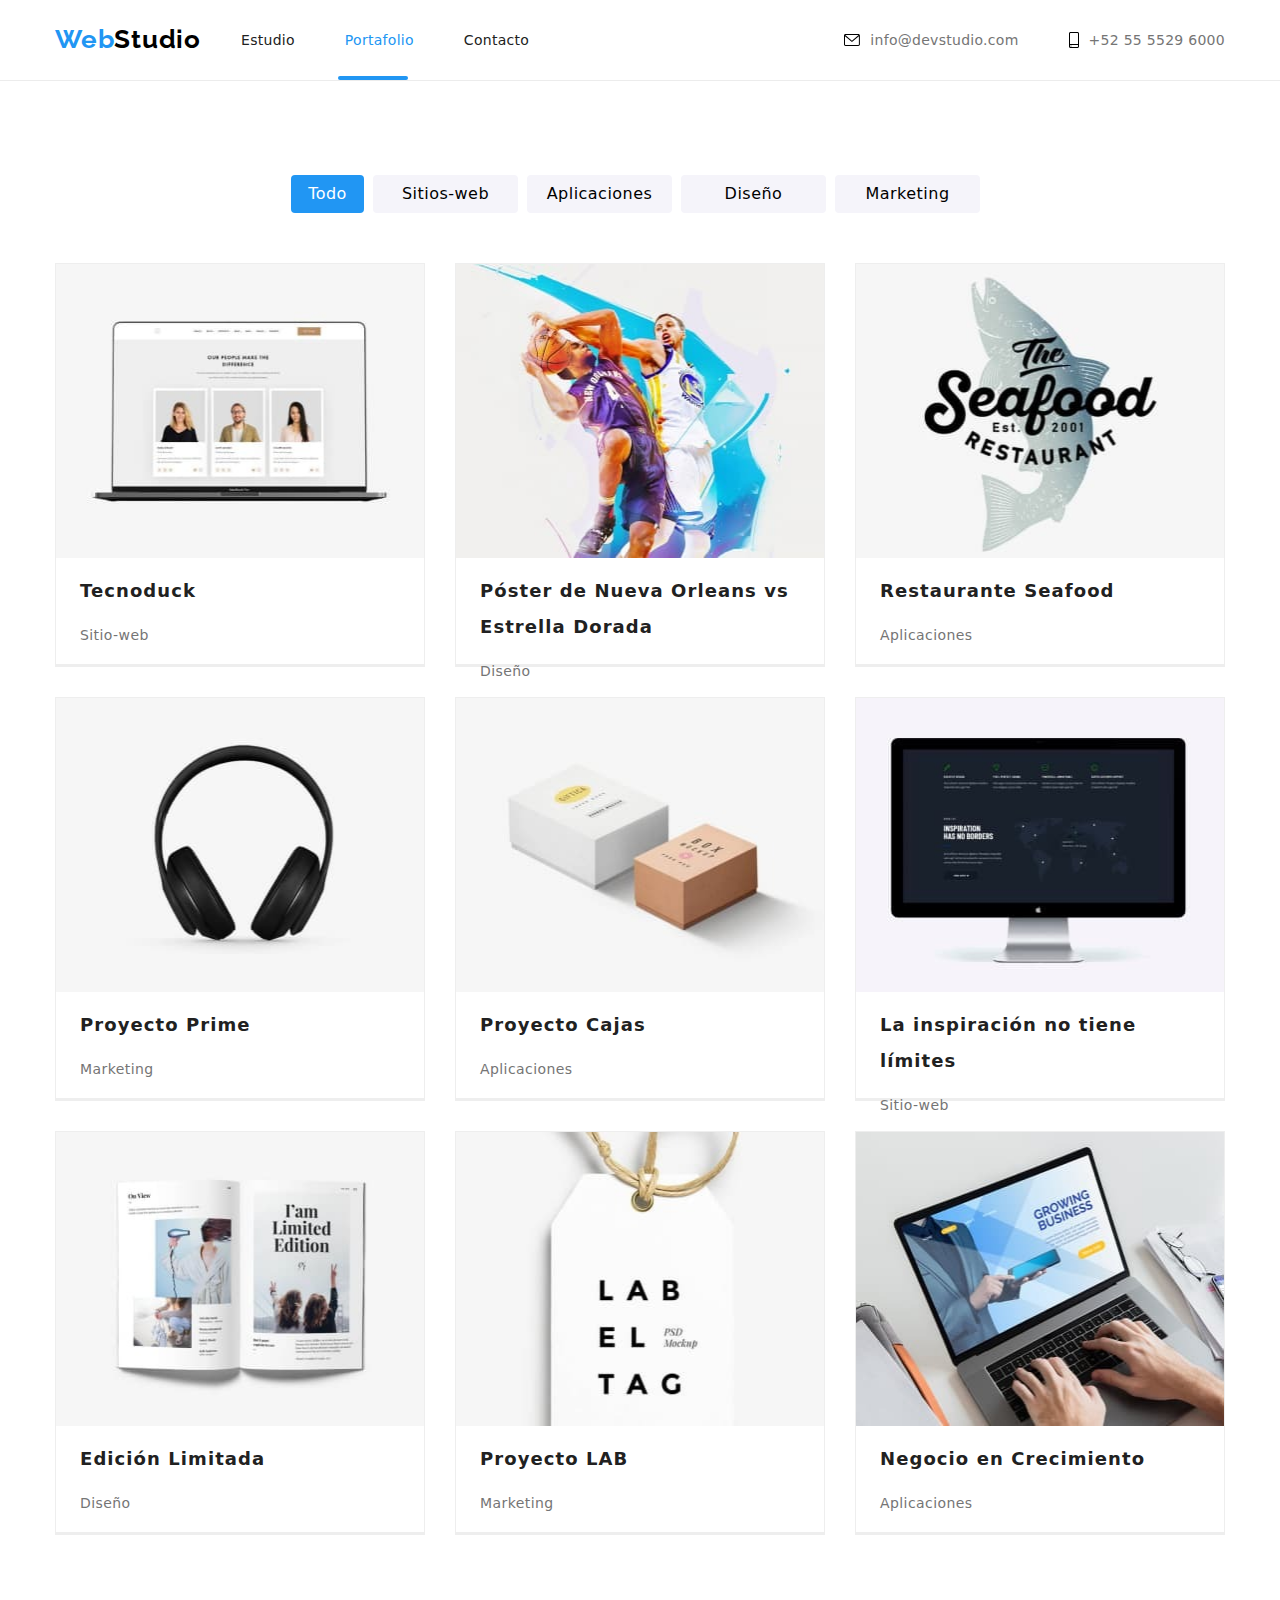
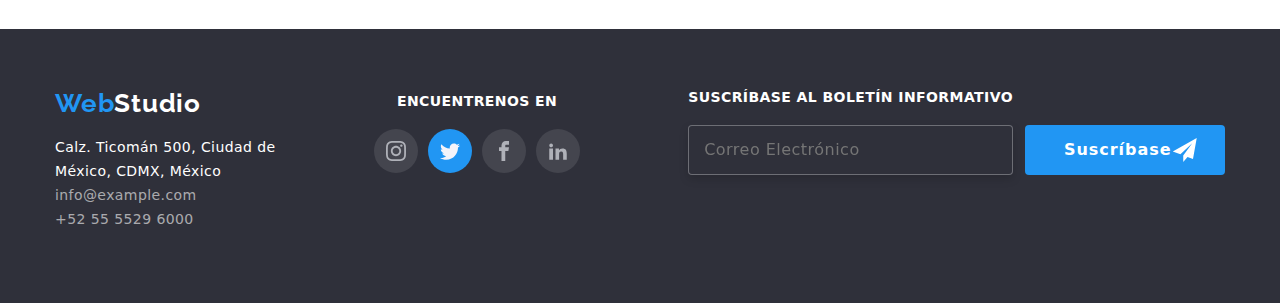
<file: portfolio.html>
<!DOCTYPE html>
<html lang="en">

<head>
    <meta charset="UTF-8">
    <meta http-equiv="X-UA-Compatible" content="IE=edge">
    <meta name="viewport" content="width=device-width, initial-scale=1.0">
    <title>Portafolio</title>
    <link rel="stylesheet" href="./css/main.min.css">
    <link rel="stylesheet" href="./css/modern-normalize.css">
    <link rel="preconnect" href="https://fonts.googleapis.com">
    <link rel="preconnect" href="https://fonts.gstatic.com" crossorigin>
    <link
        href="https://fonts.googleapis.com/css2?family=Raleway:wght@700&family=Roboto:wght@400;500;700;900&display=swap"
        rel="stylesheet">
</head>

<body>
    <header>
        <div class="container">
            <section class="cabezera">
                <nav class="nav">
                    <a class="nav__link-web" href="http://webstudio.com.bo/" target="_blank"
                        title="Ir a pagina">Web<span class="nav__logo">Studio</span></a>
                    <!-- La navegación а otros sitios -->
                    <ul class="link-nav card__portafolio">
                        <li><a href="./index.html">Estudio</a></li>
                        <li class="link-nav__current"><a href="./portfolio.html">Portafolio</a></li>
                        <li><a href="#">Contacto</a></li>
                    </ul>

                    <!-- target="_blank" Este atribito o etiqueta no regideriona a otra pagina cuando hacemos click sobre algun tipo en especifico del texto -->
                    <!-- title="" Nos pone una descripción cuando pones el cursor sobre algun texto o algo en especifico -->
                </nav>

                <ul class="contact">
                    <li>
                        <a class="contact__email1" href="mailto:info@devstudio.com">
                            <svg class="contact__icons-header1" width="16" height="12">
                                <use href="./images/icons.svg#icon-mail"></use>
                            </svg>info@devstudio.com</a>
                    </li>
                    <li><a class="contact__number" href="tel:+525555296000">
                            <svg class="contact__icons-header2" width="10" height="16">
                                <use href="./images/icons.svg#icon-telfono-inteligente"></use>
                            </svg>+52 55 5529 6000</a>
                    </li>
                </ul>
            </section>
        </div>
    </header>

    <main>
        <!-- Contenedor del portafolio -->
        <div class="container section">
            <!-- Contenedor de bonotes -->
            <ul class="button-container">
                <li class="cont-boton">
                    <button class="button-container__button1" type="button">Todo</button>
                </li>
                <li class="cont-boton">
                    <button class="button-container__button" type="button">Sitios-web</button>
                </li>
                <li class="cont-boton">
                    <button class="button-container__button" type="button">Aplicaciones</button>
                </li>
                <li class="cont-boton">
                    <button class="button-container__button" type="button">Diseño</button>
                </li>
                <li class="cont-boton">
                    <button class="button-container__button" type="button">Marketing</button>
                </li>
            </ul>

            <!-- Contenedor de imagenes -->

            <ul class="image-portfolio">
                <li class="image-portfolio__portfolio-images">
                    <a href="#" class="image-portfolio__link">
                        <img class="image-portfolio__image" src="./images/img_portafolio1.jpg" alt="Plano 1"
                            width="370">
                        <p class="image-portfolio__tex">Tecnoduck es una plataforma de distribución de coronavirus de
                            última generación.
                            Las compañías usan esta plataforma para
                            el espionaje digital y los ataques a los servidores seguros de la competencia.
                        </p>
                    </a>
                    <h2 class="image-portfolio__title">Tecnoduck</h2>
                    <p class="image-portfolio__text">Sitio-web</p>
                </li>
                <li class="image-portfolio__portfolio-images">
                    <a href="#" class="image-portfolio__link">
                        <img class="image-portfolio__image" src="./images/img_portafolio2.jpg" alt="Plano 2"
                            width="370">
                        <p class="image-portfolio__tex">Lorem ipsum dolor sit amet, consectetur adipisicing elit. Nam
                            earum quibusdam possimus sit eligendi maiores labore tenetur, molestiae voluptatum
                            dignissimos.</p>
                    </a>
                    <h2 class="image-portfolio__title">Póster de Nueva Orleans vs Estrella Dorada</h2>
                    <p class="image-portfolio__text">Diseño</p>
                </li>
                <li class="image-portfolio__portfolio-images1">
                    <a href="#" class="image-portfolio__link">
                        <img class="image-portfolio__image" src="./images/img_portafolio3.jpg" alt="Plano 3"
                            width="370">
                        <p class="image-portfolio__tex">Lorem ipsum dolor sit amet, consectetur adipisicing elit. Iure
                            culpa ut dolores ipsum minima excepturi, sunt optio aperiam velit incidunt.</p>
                    </a>
                    <h2 class="image-portfolio__title">Restaurante Seafood</h2>
                    <p class="image-portfolio__text">Aplicaciones</p>
                </li>
                <li class="image-portfolio__portfolio-images">
                    <a href="#" class="image-portfolio__link">
                        <img class="image-portfolio__image" src="./images/img_portafolio4.jpg" alt="Plano 4"
                            width="370">
                        <p class="image-portfolio__tex">Lorem ipsum dolor sit amet consectetur adipisicing elit. Impedit
                            animi reprehenderit iure, iusto voluptatum facere quibusdam aspernatur tempora
                            consectetur</p>
                    </a>
                    <h2 class="image-portfolio__title">Proyecto Prime</h2>
                    <p class="image-portfolio__text">Marketing</p>
                </li>
                <li class="image-portfolio__portfolio-images">
                    <a href="#" class="image-portfolio__link">
                        <img class="image-portfolio__image" src="./images/img_portafolio5.jpg" alt="Plano 5"
                            width="370">
                        <p class="image-portfolio__tex">Tecnoduck es una plataforma de distribución de coronavirus de
                            última generación.
                            Las compañías usan esta plataforma para
                            el espionaje digital y los ataques a los servidores seguros de la competencia.
                        </p>
                    </a>
                    <h2 class="image-portfolio__title">Proyecto Cajas</h2>
                    <p class="image-portfolio__text">Aplicaciones</p>
                </li>
                <li class="image-portfolio__portfolio-images1">
                    <a href="#" class="image-portfolio__link">
                        <img class="image-portfolio__image" src="./images/img_portafolio6.jpg" alt="Plano 6"
                            width="370">
                        <p class="image-portfolio__tex">Tecnoduck es una plataforma de distribución de coronavirus de
                            última generación.
                            Las compañías usan esta plataforma para
                            el espionaje digital y los ataques a los servidores seguros de la competencia.
                        </p>
                    </a>
                    <h2 class="image-portfolio__title">La inspiración no tiene límites</h2>
                    <p class="image-portfolio__text">Sitio-web</p>
                </li>
                <li class="image-portfolio__portfolio-images2">
                    <a href="#" class="image-portfolio__link">
                        <img class="image-portfolio__image" src="./images/img_portafolio7.jpg" alt="Plano 7"
                            width="370">
                        <p class="image-portfolio__tex">Tecnoduck es una plataforma de distribución de coronavirus de
                            última generación.
                            Las compañías usan esta plataforma para
                            el espionaje digital y los ataques a los servidores seguros de la competencia.
                        </p>
                    </a>
                    <h2 class="image-portfolio__title">Edición Limitada</h2>
                    <p class="image-portfolio__text">Diseño</p>
                </li>
                <li class="image-portfolio__portfolio-images2">
                    <a href="#" class="image-portfolio__link">
                        <img class="image-portfolio__image" src="./images/img_portafolio8.jpg" alt="Plano 8"
                            width="370">
                        <p class="image-portfolio__tex">Tecnoduck es una plataforma de distribución de coronavirus de
                            última generación.
                            Las compañías usan esta plataforma para
                            el espionaje digital y los ataques a los servidores seguros de la competencia.
                        </p>
                    </a>
                    <h2 class="image-portfolio__title">Proyecto LAB</h2>
                    <p class="image-portfolio__text">Marketing</p>
                </li>
                <li class="image-portfolio__portfolio-images3">
                    <a href="#" class="image-portfolio__link">
                        <img class="image-portfolio__image" src="./images/img_portafolio9.jpg" alt="Plano 9"
                            width="370">
                        <p class="image-portfolio__tex">Tecnoduck es una plataforma de distribución de coronavirus de
                            última generación.
                            Las compañías usan esta plataforma para
                            el espionaje digital y los ataques a los servidores seguros de la competencia.
                        </p>
                    </a>
                    <h2 class="image-portfolio__title">Negocio en Crecimiento</h2>
                    <p class="image-portfolio__text">Aplicaciones</p>
                </li>
            </ul>
        </div>
    </main>

    <footer>
        <div class="container container-footer">
            <section class="cont-footer">
                <a class="cont-footer__logo-footer" href="https://taupe-melba-f719b1.netlify.app/" target="_blank"
                    title="Ir a pagina">Web<span class="cont-footer__logo">Studio</span></a>
                <address>
                    <ul class="link-footer">
                        <li><a class="link-footer__map" href="https://goo.gl/maps/KDuvCetYGWwRNp6s5" target="_blank"
                                title="Ir a mapa">Calz.
                                Ticomán 500, Ciudad de México, CDMX, México</a></li>
                        <li><a class="link-footer__contact" href="mailto:info@example.com"
                                title="Enviar Correo">info@example.com</a>
                        </li>
                        <li><a class="link-footer__contact" href="tel:+525555296000">+52 55 5529 6000</a></li>
                    </ul>
                </address>
            </section>
            <div class="footer-redes">
                <h3 class="footer-redes__title">ENCUENTRENOS EN</h3>
                <div class="redes-footer">
                    <a class="redes-footer__icons" href="">
                        <svg class="redes-footer__redes" widht="20" heigh="20">
                            <use href="./images/icons.svg#icon-instagram"></use>
                        </svg>
                    </a>
                    <a class="redes-footer__icons1" href="">
                        <svg class="redes-footer__redes" widht="20" height="20">
                            <use href="./images/icons.svg#icon-twitter"></use>
                        </svg>
                    </a>
                    <a class="redes-footer__icons" href="">
                        <svg class="redes-footer__redes" widht="20" height="20">
                            <use href="./images/icons.svg#icon-facebook"></use>
                        </svg>
                    </a>
                    <a class="redes-footer__icons2" href="">
                        <svg class="redes-footer__redes" widht="20" height="20">
                            <use href="./images/icons.svg#icon-linkedin"></use>
                        </svg>
                    </a>
                </div>
            </div>
            <form class="form-footer" name="suscripcion" autocomplete="off" novalidate>
                <div class="form-subscribe">
                    <label class="form-subscribe__text" for="correo"> SUSCRÍBASE AL BOLETÍN INFORMATIVO</label>
                    <input class="form-subscribe__input" type="correo" name="correo" id="correo"
                        placeholder="Correo Electrónico">
                </div>
                <button class="for-button" type="submit">Suscríbase
                    <svg class="icon-enviar" widht="24" height="24">
                        <use href="./images/icons.svg#icon-enviar-cono"></use>
                    </svg>
                </button>
            </form>
        </div>
    </footer>
</body>

</html>
</file>
<file: css/main.min.css>
body {
  font-family: "Roboto", "Arial", sans-serif;
  background: #ffffff;
  margin: 0%;
}

.container {
  width: 1200px;
  margin-left: 15px;
  margin-right: 15px;
  margin: auto;
}

.section {
  margin: auto;
  padding-bottom: 94px;
  padding-top: 94px;
}

.client-title {
  width: 328px;
  margin: auto;
  padding-bottom: 50px;
  font-style: normal;
  font-weight: 700;
  font-size: 36px;
  line-height: 1.166em;
  text-align: center;
  letter-spacing: 0.03em;
  color: var(--var-color-title);
}
.client-title:hover {
  -webkit-text-decoration: underline #2196f3 1px;
          text-decoration: underline #2196f3 1px;
}

.client-container {
  display: flex;
  justify-content: center;
}
.client-container__clientes {
  margin-right: 30px;
}
.client-container__icon {
  display: flex;
  justify-content: center;
  align-items: center;
  border: 1px solid #afb1b8;
  border-radius: 4px;
  width: 170px;
  height: 92px;
  fill: #afb1b8;
}
.client-container__icon:hover {
  fill: #2196f3;
  border: 2px solid var(--var-color-fondo-hover-focus);
  border-radius: 4px;
}

@media (max-width: 481px) {
  .container {
    width: 100%;
  }
  .section {
    padding-top: 60px;
    padding-bottom: 60px;
  }
  .client-title {
    width: 100%;
    padding-bottom: 0px;
    text-align: center;
    font-size: 28px;
    line-height: 1.178em;
  }
  .client-container {
    display: flex;
    flex-wrap: wrap;
    justify-content: space-between;
    padding-left: 15px;
    padding-right: 15px;
    width: 100%;
  }
  .client-container__icon {
    width: 210px;
    height: 92px;
    margin: 0px;
    padding: 0px;
  }
  .client-container__clientes {
    margin: 0px;
    margin-top: 30px;
  }
  .client-container__clientes-6 {
    margin: 0px;
    margin-top: 30px;
  }
}
@media (max-width: 481px) and (max-width: 460px) {
  .client-container__icon {
    width: 180px;
    height: 92px;
    margin: 0px;
    padding: 0px;
  }
}
@media (min-width: 481px) and (max-width: 769px) {
  .section {
    padding-top: 60px;
    padding-bottom: 60px;
  }
  .container {
    width: 100%;
  }
  .client-title {
    padding: 0px;
    font-size: 28px;
    line-height: 1.178em;
  }
  .client-container {
    width: 100%;
    display: flex;
    flex-wrap: wrap;
    justify-content: space-between;
    padding-left: 15px;
    padding-right: 15px;
  }
  .client-container__clientes {
    margin: 0px;
    margin-top: 30px;
  }
  .client-container__clientes-6 {
    margin: 0px;
    margin-top: 30px;
  }
  .client-container__icon {
    width: 226px;
    height: 92px;
  }
}
header {
  background: #ffffff;
  border-bottom: 1px solid #ececec;
}
header .cabezera {
  height: 80px;
  display: flex;
  justify-content: flex-end;
  align-items: center;
  padding-left: 15px;
  padding-right: 15px;
}
header .nav {
  display: flex;
}
header .nav__logo {
  color: #000000;
}
header .nav__link-web {
  text-decoration: none;
  margin: auto;
  font-family: "Raleway";
  font-style: normal;
  font-weight: 700;
  font-size: 26px;
  line-height: 1.15em;
  text-align: right;
  letter-spacing: 0.03em;
  color: #2196f3;
}
header .nav .card__index::after {
  content: "";
  position: absolute;
  width: 54px;
  height: 4px;
  top: 48px;
  left: 38px;
  border-radius: 2px;
  background-color: #2196f3;
}
header .nav .card__portafolio::after {
  content: "";
  position: absolute;
  width: 70px;
  height: 4px;
  top: 48px;
  left: 137px;
  border-radius: 2px;
  background-color: #2196f3;
}
header .link-nav {
  display: flex;
  list-style: none;
  margin: auto;
  position: relative;
}
header .link-nav a {
  text-decoration: none;
  font-style: normal;
  color: #212121;
  font-weight: 500;
  font-size: 14px;
  line-height: 1.7142em;
  letter-spacing: 0.02em;
  margin: auto;
  margin-right: 50px;
}
header .link-nav a:hover, header .link-nav a:focus, header .link-nav a:active {
  color: #2196f3;
}
header .link-nav__current a {
  color: #2196f3;
}
header .contact {
  display: flex;
  justify-content: flex-end;
  list-style: none;
  width: 100%;
  padding: 0px;
}
header .contact a.contact__email {
  color: #2196f3;
}
header .contact__icons-header {
  margin-right: 10px;
  padding: 0px;
}
header .contact__icons-header1 {
  margin-right: 10px;
  padding: 0px;
}
header .contact__icons-header2 {
  margin-right: 10px;
  padding: 0px;
}
header .contact__icons-header {
  fill: #2196f3;
}
header .contact a {
  display: flex;
  align-items: center;
  text-decoration: none;
  font-style: normal;
  font-weight: 500;
  font-size: 14px;
  line-height: 1.7142em;
  letter-spacing: 0.02em;
  color: #757575;
  margin-left: 50px;
}
header .contact a:hover, header .contact a:focus {
  fill: #2196f3;
  color: #2196f3;
}
header .menu-toggle {
  width: 40px;
  height: 40px;
  display: flex;
  align-items: center;
  justify-content: center;
  margin: 0;
  padding: 0;
  background-color: transparent;
  cursor: pointer;
  border: none;
  border-radius: 50%;
  outline: none;
}
header .menu-toggle:hover, header .menu-toggle:focus {
  background-color: rgba(0, 0, 0, 0.1);
  fill: #2196f3;
}
@media (min-width: 481px) {
  header .menu-toggle {
    position: absolute;
    display: none;
  }
  header .nav__link-web {
    padding-left: 0px;
  }
}
header .menu {
  margin: auto;
  padding: 0;
}
@media (max-width: 481px) {
  header .menu {
    display: none;
  }
  header .contact {
    display: none;
  }
  header .cabezera {
    display: flex;
    flex-direction: row-reverse;
    justify-content: space-between;
    padding-left: 15px;
    padding-right: 15px;
    width: 100%;
  }
  header .nav {
    padding-left: 0px;
  }
  header .container {
    width: 100%;
  }
}

.menu-container {
  position: fixed;
  top: 0;
  left: 0;
  width: 100vw;
  height: 100%;
  padding-left: 35px;
  padding-top: 48px;
  background: #ffffff;
  box-shadow: 0px 4px 8px rgba(0, 0, 0, 0.04), 0px 2px 4px rgba(0, 0, 0, 0.08), 0px 1px 3px rgba(0, 0, 0, 0.16);
  z-index: 999;
  transform: translateX(100%);
  transition: transform 250ms ease-in-out;
}
.menu-container .toggle {
  width: 40px;
  height: 40px;
  display: flex;
  align-items: center;
  justify-content: center;
  position: absolute;
  top: 21px;
  right: 25px;
  fill: #212121;
  background-color: transparent;
  cursor: pointer;
  border: none;
  border-radius: 50%;
  outline: none;
}
.menu-container .toggle:hover, .menu-container .toggle:focus {
  background-color: rgba(0, 0, 0, 0.1);
  fill: #2196f3;
}
.menu-container .mobile-menu {
  padding: 0;
  margin: 0;
  list-style: none;
  margin-bottom: 0px;
}
.menu-container .mobile-menu .link-menu {
  margin-top: 32px;
  margin-bottom: 32px;
}
.menu-container .mobile-menu .link {
  text-decoration: none;
  font-style: normal;
  color: #212121;
  font-weight: 500;
  font-size: 40px;
  line-height: 1.175em;
  letter-spacing: 0.02em;
}
.menu-container .mobile-menu .link:hover {
  color: #2196f3;
}
.menu-container .mobile-menu .contact {
  margin-bottom: 32px;
}
.menu-container .mobil-contact {
  display: flex;
  flex-direction: column;
  margin-top: 306px;
  list-style: none;
  width: 100%;
  padding: 0px;
  margin-bottom: 0px;
}
.menu-container .mobil-contact .contact {
  margin-bottom: 32px;
}
.menu-container .mobil-contact a.contact__number {
  text-decoration: none;
  font-style: normal;
  font-weight: 500;
  font-size: 34px;
  line-height: 1.176em;
  color: #212121;
}
.menu-container .mobil-contact a.contact__number:hover, .menu-container .mobil-contact a.contact__number:focus {
  color: #2196f3;
}
.menu-container .mobil-contact a.contact__email {
  font-style: normal;
  font-weight: 500;
  font-size: 24px;
  line-height: 1.166em;
  letter-spacing: 0.02em;
  color: #757575;
  text-decoration: none;
}
.menu-container .mobil-contact a.contact__email:hover, .menu-container .mobil-contact a.contact__email:focus {
  color: #2196f3;
}
.menu-container .mobil-redes {
  display: flex;
  list-style: none;
  padding: 0px;
  margin-top: 64px;
  margin-bottom: 0px;
}
.menu-container .mobil-redes a {
  text-decoration: none;
  font-style: normal;
  font-weight: 500;
  font-size: 18px;
  line-height: 1.22em;
  letter-spacing: 0.02em;
  color: #2196f3;
}
.menu-container .mobil-redes a.Instagram {
  padding-right: 10px;
}
.menu-container .mobil-redes .LinkedIn {
  padding-left: 10px;
}
.menu-container .mobil-redes a.twitter {
  border-left: 1px solid rgba(33, 33, 33, 0.2);
  transform: rotate(90deg);
  border-right: 1px solid rgba(33, 33, 33, 0.2);
  transform: rotate(90deg);
  padding-left: 10px;
  padding-right: 10px;
}
.menu-container .mobil-redes a.facebook {
  border-right: 1px solid rgba(33, 33, 33, 0.2);
  transform: rotate(90deg);
  padding-left: 10px;
  padding-right: 10px;
}

.menu-container.is-open {
  transform: translateX(0);
}

@media (min-width: 481px) and (max-width: 769px) {
  .cabezera {
    width: 100%;
  }
  .contact {
    flex-direction: column;
    align-items: flex-end;
  }
  .contact a.contact__number {
    padding-right: 23px;
  }
}
footer {
  background: #2f303a;
}
footer .container-footer {
  display: flex;
  padding-left: 15px;
  padding-right: 15px;
  padding-top: 60px;
  padding-bottom: 60px;
}
footer .cont-footer {
  margin-right: 70px;
}
footer .cont-footer__logo {
  color: #ffffff;
}
footer .cont-footer__logo-footer {
  text-decoration: none;
  font-family: "Raleway";
  font-style: normal;
  font-weight: 700;
  font-size: 26px;
  line-height: 1.15em;
  color: #2196f3;
  letter-spacing: 0.03em;
}
footer .cont-footer .link-footer {
  list-style: none;
  font-style: normal;
  padding: 0%;
  width: 231px;
  height: 92px;
}
footer .cont-footer .link-footer__map {
  font-style: normal;
  font-weight: 400;
  font-size: 14px;
  line-height: 1.7142em;
  /* or 171% */
  letter-spacing: 0.03em;
  color: #ffffff;
}
footer .cont-footer .link-footer__contact {
  font-style: normal;
  font-weight: 400;
  font-size: 14px;
  line-height: 1.7142em;
  /* or 171% */
  letter-spacing: 0.03em;
  color: rgba(255, 255, 255, 0.6);
}
footer .cont-footer .link-footer a {
  text-decoration: none;
  font-style: normal;
}
footer .cont-footer .link-footer a:hover, footer .cont-footer .link-footer a:focus {
  color: #2196f3;
}

@media (max-width: 481px) {
  .container-footer {
    display: flex;
    flex-direction: column;
    width: 100%;
  }
  .cont-footer {
    display: flex;
    flex-direction: column;
    align-items: center;
    width: 100%;
    margin-bottom: 60px;
    margin-right: 0px;
  }
  .cont-footer__logo-footer {
    text-align: center;
    width: 100%;
  }
  .link-footer {
    margin: 0px;
    margin-top: 28px;
  }
  .link-footer li {
    text-align: center;
    margin-bottom: 12px;
  }
}
@media (min-width: 481px) and (max-width: 769px) {
  .container-footer {
    flex-wrap: wrap;
    width: 100%;
    justify-content: center;
  }
  .cont-footer {
    display: flex;
    flex-direction: column;
    align-items: center;
    text-align: center;
    padding-left: 71px;
  }
  .link-footer {
    margin: 0px;
    margin-top: 28px;
  }
  .link-footer li {
    margin-top: 12px;
  }
}
.form-footer {
  display: flex;
}
.form-footer .form-subscribe {
  display: flex;
  flex-direction: column;
  margin-left: 90px;
  margin-right: 12px;
}
.form-footer .form-subscribe__text {
  font-style: normal;
  font-weight: 700;
  font-size: 14px;
  line-height: 1.142em;
  letter-spacing: 0.03em;
  text-transform: uppercase;
  color: #ffffff;
}
.form-footer .form-subscribe__input {
  height: 50px;
  margin-top: 20px;
  padding: 16px 15px;
  border: 1px solid rgba(255, 255, 255, 0.3);
  filter: drop-shadow(0px 4px 4px rgba(0, 0, 0, 0.15));
  border-radius: 4px;
  background: #2f303a;
  opacity: 1;
  opacity: 1;
  visibility: visible;
  transition: opacity 250ms cubic-bezier(0.4, 0, 0.2, 1), visibility 250ms cubic-bezier(0.4, 0, 0.2, 1);
  font-style: normal;
  font-weight: 400;
  font-size: 16px;
  line-height: 1.25em;
  /* identical to box height, or 125% */
  letter-spacing: 0.03em;
  color: rgba(255, 255, 255, 0.6);
}
.form-footer .for-button {
  display: flex;
  width: 200px;
  height: 50px;
  margin-top: 36px;
  padding-left: 39px;
  padding-right: 28px;
  background: #2196f3;
  border-radius: 4px;
  border: none;
  cursor: pointer;
  transition: opacity 250ms cubic-bezier(0.4, 0, 0.2, 1), visibility 250ms cubic-bezier(0.4, 0, 0.2, 1);
  font-style: normal;
  font-weight: 700;
  font-size: 16px;
  line-height: 1.875em;
  /* identical to box height, or 188% */
  align-items: center;
  text-align: center;
  letter-spacing: 0.06em;
  color: #ffffff;
  fill: #ffffff;
}
.form-footer .for-button__enviar {
  margin-left: 20px;
}
.form-footer .for-button:hover, .form-footer .for-button:focus {
  box-shadow: 0px 4px 4px rgba(0, 0, 0, 0.15);
}

@media (max-width: 481px) {
  .form-footer {
    display: flex;
    flex-direction: column;
    align-items: center;
    margin-top: 60px;
  }
  .form-subscribe {
    margin: 0px;
    align-items: center;
    margin-left: 0px;
    margin-right: 0px;
  }
  .form-subscribe__input {
    margin-right: 79px;
    text-align: center;
    width: 100%;
  }
  .form-subscribe__text {
    margin-right: 83px;
    width: 100%;
    text-align: center;
  }
  .for-button {
    margin-top: 20px;
  }
}
@media (min-width: 481px) and (max-width: 769px) {
  .form-footer {
    display: flex;
    flex-direction: column;
    align-items: center;
    margin-top: 60px;
  }
  .form-subscribe {
    width: 100%;
    padding-right: 78px;
    text-align: center;
    align-items: center;
  }
  .form-subscribe__input {
    width: 450px;
  }
  .for-button {
    margin-top: 20px;
  }
}
.footer-redes {
  display: flex;
  flex-direction: column;
  padding: 0px;
  margin: 0 auto;
}
.footer-redes__title {
  font-style: normal;
  font-weight: 700;
  font-size: 14px;
  line-height: 1.7142em;
  letter-spacing: 0.03em;
  text-transform: uppercase;
  color: #ffffff;
  margin: 0 auto;
}
.footer-redes__title:hover {
  -webkit-text-decoration: underline #2196f3 1px;
          text-decoration: underline #2196f3 1px;
}

.redes-footer {
  display: flex;
  justify-content: center;
  height: 44px;
  margin-top: 16px;
  padding: 0px;
  margin: 0 auto;
  margin-top: 16px;
}
.redes-footer__icons {
  border-radius: 50%;
  height: 44px;
  margin-right: 10px;
  padding: 12px;
  background: rgba(255, 255, 255, 0.1);
  fill: #afb1b8;
  margin-bottom: 0px;
}
.redes-footer__icons:hover, .redes-footer__icons:focus {
  background: #2196f3;
  fill: #f5f4fa;
}
.redes-footer__icons1 {
  border-radius: 50%;
  height: 44px;
  margin-right: 10px;
  padding: 12px;
  background: #2196f3;
  fill: #f5f4fa;
  margin-bottom: 0px;
}
.redes-footer__icons2 {
  border-radius: 50%;
  height: 44px;
  padding: 12px;
  background: rgba(255, 255, 255, 0.1);
  fill: #afb1b8;
  margin-bottom: 0px;
}
.redes-footer__icons2:hover, .redes-footer__icons2:focus {
  background: #2196f3;
  fill: #f5f4fa;
}
.redes-footer__redes {
  width: 20px;
  height: 20px;
}

@media (max-width: 481px) {
  .footer-redes {
    width: 100%;
  }
  .redes-footer {
    margin-top: 20px;
  }
  .redes-footer__icons {
    fill: #ffffff;
  }
  .redes-footer__icons1 {
    fill: #ffffff;
    background: rgba(255, 255, 255, 0.1);
  }
  .redes-footer__icons1:hover, .redes-footer__icons1:focus {
    background: #2196f3;
    fill: #f5f4fa;
  }
  .redes-footer__icons2 {
    fill: #ffffff;
    background: rgba(255, 255, 255, 0.1);
  }
  .redes-footer__icons2:hover, .redes-footer__icons2:focus {
    background: #2196f3;
    fill: #f5f4fa;
  }
}
main {
  background: #ffffff;
}

main li {
  list-style: none;
}

.main-container {
  width: 100%;
  background-image: linear-gradient(rgba(47, 48, 58, 0.4), rgba(47, 48, 58, 0.4)), url(../images/images2/Imagen.jpg);
  background-size: cover;
  filter: drop-shadow(0px 4px 4px rgba(0, 0, 0, 0.25));
  padding-top: 200px;
  padding-bottom: 181px;
}
.main-container__title {
  width: 696px;
  display: block;
  margin: 0 auto;
  padding-bottom: 41px;
  font-style: normal;
  font-weight: 900;
  font-size: 44px;
  line-height: 1.363em;
  text-align: center;
  justify-content: center;
  letter-spacing: 0.06em;
  text-transform: uppercase;
  color: #ffffff;
}
.main-container__title:hover {
  -webkit-text-decoration: underline #2196f3 1px;
          text-decoration: underline #2196f3 1px;
}
.main-container__boton {
  display: flex;
  margin: 0 auto;
  align-items: center;
  justify-content: center;
  background: #2196f3;
  color: #ffffff;
  padding-top: 10px;
  padding-left: 32px;
  padding-right: 32px;
  padding-bottom: 10px;
  font-family: inherit;
  font-style: normal;
  font-weight: 700;
  font-size: 16px;
  line-height: 1.875em;
  letter-spacing: 0.06em;
  cursor: pointer;
  border-radius: 4px;
  border: none;
}
.main-container__boton:hover, .main-container__boton:focus {
  box-shadow: 0px 4px 4px rgba(0, 0, 0, 0.15);
}
@media (max-width: 481px) {
  .main-container .main-container {
    width: 100%;
  }
  .main-container .main-container__title {
    width: 100%;
    font-weight: 900;
    font-size: 26px;
    line-height: 1.615em;
    padding-left: 60px;
    padding-right: 60px;
  }
  .main-container .main-container__boton {
    padding-left: 20px;
    padding-right: 20px;
  }
}

@media (min-width: 481px) and (max-width: 769px) {
  .main-container {
    width: 100%;
  }
  .main-container__title {
    width: 100%;
    padding-left: 204px;
    padding-right: 204px;
    font-size: 26px;
    line-height: 1.615em;
  }
}
.backdrop {
  position: fixed;
  top: 0;
  left: 0;
  width: 100vw;
  height: 100vh;
  background-color: rgba(0, 0, 0, 0.2);
  opacity: 1;
  opacity: 1;
  visibility: visible;
  transition: opacity 250ms cubic-bezier(0.4, 0, 0.2, 1), visibility 250ms cubic-bezier(0.4, 0, 0.2, 1);
  display: flex;
  z-index: 1;
}

.backdrop.is-hidden {
  opacity: 0;
  visibility: hidden;
  pointer-events: none;
}

.modal {
  background: #ffffff;
  box-shadow: 0px 1px 3px rgba(0, 0, 0, 0.12), 0px 1px 1px rgba(0, 0, 0, 0.14), 0px 2px 1px rgba(0, 0, 0, 0.2);
  border-radius: 4px;
  width: 528px;
  height: 600px;
  margin: auto;
  opacity: 1;
  opacity: 1;
  visibility: visible;
  transition: transform 250ms cubic-bezier(0.4, 0, 0.2, 1);
  transition: opacity 250ms cubic-bezier(0.4, 0, 0.2, 1), visibility 250ms cubic-bezier(0.4, 0, 0.2, 1);
}
.modal__button-close {
  position: relative;
  width: 30px;
  height: 30px;
  left: 492px;
  margin-top: 8px;
  border-radius: 50%;
  border: 1px solid rgba(0, 0, 0, 0.1);
  background: #ffffff;
  cursor: pointer;
  color: #000000;
  opacity: 1;
  opacity: 1;
  visibility: visible;
  transition: opacity 250ms cubic-bezier(0.4, 0, 0.2, 1), visibility 250ms cubic-bezier(0.4, 0, 0.2, 1);
}
.modal__button-close:hover, .modal__button-close:focus {
  fill: #2196f3;
}
.modal__title {
  text-align: center;
  margin: auto;
  margin-top: 2px;
  margin-bottom: 12px;
  font-style: normal;
  font-weight: 700;
  font-size: 20px;
  line-height: 1.15em;
  text-align: center;
  letter-spacing: 0.03em;
  color: #212121;
}

@media (max-width: 481px) {
  .backdrop {
    padding-top: 93px;
    padding-left: 15px;
    padding-right: 15px;
    padding-bottom: 94px;
  }
  .modal {
    width: 100%;
    height: 609px;
    padding-left: 40px;
    padding-right: 40px;
  }
  .modal__button-close {
    width: 30px;
    height: 30px;
    left: 100%;
  }
}
.form {
  display: flex;
  flex-direction: column;
  align-items: center;
}

.form-modal {
  width: 448px;
  display: flex;
  flex-direction: column;
  margin-bottom: 10px;
}
.form-modal__text {
  font-style: normal;
  font-weight: 400;
  font-size: 12px;
  line-height: 1.166em;
  letter-spacing: 0.01em;
  color: #757575;
}
.form-modal__datos {
  width: 448px;
  height: 40px;
  border: 1px solid rgba(33, 33, 33, 0.2);
  border-radius: 4px;
  margin-top: 4px;
  padding-left: 42px;
  cursor: pointer;
  font-style: normal;
  font-weight: 400;
  font-size: 12px;
  line-height: 1.166em;
  letter-spacing: 0.01em;
  color: rgb(33, 33, 33);
}
.form-modal__datos:hover + .form-icons, .form-modal__datos:focus + .form-icons {
  fill: #2196f3;
}
.form-modal__datos:hover {
  border-color: #2196f3;
}
.form-modal .form-icons {
  position: relative;
}
.form-modal .form-icons .icons-form {
  position: absolute;
  left: 15px;
  transform: translateY(-210%);
}

.modal-comment {
  width: 448px;
  display: flex;
  flex-direction: column;
  margin-bottom: 20px;
}
.modal-comment__comment {
  width: 448px;
  height: 120px;
  border: 1px solid rgba(33, 33, 33, 0.2);
  border-radius: 4px;
  margin: 0 auto;
  margin-top: 4px;
  padding: 12px 16px;
  font-style: normal;
  font-weight: 400;
  font-size: 12px;
  line-height: 1.166em;
  letter-spacing: 0.01em;
  color: rgba(117, 117, 117, 0.5);
}
.modal-comment__comment:hover {
  border-color: #2196f3;
}
.modal-comment textarea {
  resize: none;
}

.modal-check {
  width: 448px;
  flex-direction: column;
  margin-bottom: 30px;
  padding-left: 20px;
}
.modal-check__description {
  display: contents;
  margin: auto;
  font-style: normal;
  font-weight: 400;
  font-size: 14px;
  line-height: 1.714em;
  /* identical to box height, or 171% */
  letter-spacing: 0.03em;
  color: #757575;
}
.modal-check__terms {
  color: #2196f3;
  text-decoration: underline;
}
.modal-check__checkbox {
  width: 16px;
  height: 15px;
  margin-right: 8.38px;
  margin-top: 5px;
}

.submit {
  background-color: #2196f3;
  display: block;
  margin: auto;
  cursor: pointer;
  width: 200px;
  height: 50px;
  border-radius: 4px;
  border: none;
  font-style: normal;
  font-weight: 700;
  font-size: 16px;
  line-height: 1.875em;
  /* identical to box height, or 188% */
  align-items: center;
  text-align: center;
  letter-spacing: 0.06em;
  color: #ffffff;
}
.submit:hover {
  transition: opacity 250ms cubic-bezier(0.4, 0, 0.2, 1), visibility 250ms cubic-bezier(0.4, 0, 0.2, 1);
  box-shadow: 0px 4px 4px rgba(0, 0, 0, 0.15);
}

@media (max-width: 481px) {
  .form-modal {
    width: 100%;
  }
  .form-modal__datos {
    width: 100%;
  }
  .modal-comment {
    width: 100%;
  }
  .modal-comment__comment {
    width: 100%;
  }
  .modal-check {
    width: 100%;
    padding: 0px;
    margin-bottom: 31px;
  }
  .modal-check__description {
    font-size: 12px;
    line-height: 1.166em;
  }
}
.main-details {
  display: flex;
  justify-content: center;
  padding: 0px;
  margin: auto;
  width: 100%;
}
.main-details__details {
  margin-right: 30px;
}
.main-details__images {
  display: flex;
  justify-content: center;
  align-items: center;
  width: 270px;
  height: 120px;
  background: #f5f4fa;
  margin-bottom: 30px;
}
.main-details__images:hover {
  border: 1px solid #2196f3;
  border-radius: 2px;
  fill: #2196f3;
}
.main-details__title {
  font-style: normal;
  font-weight: 700;
  font-size: 14px;
  line-height: 1.428em;
  letter-spacing: 0.03em;
  text-transform: uppercase;
  margin: 0 auto;
  margin-bottom: 10px;
  color: #212121;
}
.main-details__title:hover {
  -webkit-text-decoration: underline #2196f3 1px;
          text-decoration: underline #2196f3 1px;
}
.main-details__text {
  width: 270px;
  margin: auto;
  font-size: 14px;
  text-align: justify;
  line-height: 1.71em;
  /* or 171% */
  letter-spacing: 0.03em;
  color: #757575;
}
.main-details__text:hover {
  -webkit-text-decoration: underline #2196f3 1px;
          text-decoration: underline #2196f3 1px;
}
@media screen and (max-width: 481px) {
  .main-details .main-details {
    flex-direction: column;
    padding-left: 15px;
    padding-right: 15px;
    margin-bottom: 60px;
  }
  .main-details .main-details__details {
    margin: 0px;
    margin-bottom: 30px;
    width: 100%;
  }
  .main-details .main-details__images {
    width: 100%;
    height: 120px;
  }
  .main-details .main-details__title {
    display: flex;
    justify-content: center;
  }
  .main-details .main-details__text {
    width: 100%;
  }
  .main-details .container {
    margin: 0px;
    width: 100%;
  }
}
@media (min-width: 481px) and (max-width: 769px) {
  .main-details .main-details {
    display: flex;
    flex-wrap: wrap;
    justify-content: space-between;
    padding-right: 15px;
    padding-left: 15px;
    margin-bottom: 60px;
  }
  .main-details .main-details__details {
    margin: 0px;
    margin-bottom: 30px;
  }
  .main-details .main-details__images {
    width: 354px;
  }
  .main-details .main-details__text {
    width: 354px;
  }
}

.image-container {
  display: flex;
  flex-wrap: wrap;
  justify-content: center;
  margin: auto;
  padding-top: 94px;
  padding-bottom: 94px;
}
.image-container__title {
  margin: auto;
  padding-bottom: 50px;
  font-style: normal;
  font-weight: 700;
  font-size: 36px;
  line-height: 1.166em;
  text-align: center;
  letter-spacing: 0.03em;
  color: var(--var-color-title);
}
.image-container__title:hover {
  -webkit-text-decoration: underline #2196f3 1px;
          text-decoration: underline #2196f3 1px;
}

.image-list {
  display: flex;
  margin: 0px;
  padding: 0px;
}
.image-list__details {
  width: 373.16px;
  height: 323.7px;
  position: relative;
  overflow: hidden;
  display: flex;
  justify-content: center;
}
.image-list__details:hover {
  border: 1px solid var(--var-color-fondo-hover-focus);
  border-radius: 2px;
}
.image-list__details p {
  font-style: normal;
  font-weight: 700;
  font-size: 14px;
  line-height: 1.7142em;
  text-align: center;
  letter-spacing: 0.03em;
  text-transform: uppercase;
  color: #ffffff;
  position: absolute;
  top: 0%;
  width: 373.16px;
  padding-top: 27px;
  padding-bottom: 27px;
  background: rgba(47, 48, 58, 0.8);
  margin: auto;
  margin-top: 66%;
}
.image-list__details p:hover {
  border: 1px solid #2196f3;
  border-radius: 4px;
}
.image-list__details1 {
  width: 373.16px;
  height: 323.7px;
  margin-left: 30.26px;
  margin-right: 23.42px;
  position: relative;
  overflow: hidden;
  display: flex;
  justify-content: center;
}
.image-list__details1:hover {
  border: 1px solid var(--var-color-fondo-hover-focus);
  border-radius: 2px;
}
.image-list__details1 p {
  font-style: normal;
  font-weight: 700;
  font-size: 14px;
  line-height: 1.7142em;
  text-align: center;
  letter-spacing: 0.03em;
  text-transform: uppercase;
  color: #ffffff;
  position: absolute;
  top: 0%;
  width: 373.16px;
  padding-top: 27px;
  padding-bottom: 27px;
  background: rgba(47, 48, 58, 0.8);
  margin: auto;
  margin-top: 66%;
}
.image-list__details1 p:hover {
  border: 1px solid #2196f3;
  border-radius: 4px;
}
.image-list__image {
  width: 373.16px;
  height: 323.7px;
}

@media (max-width: 481px) {
  .image-container {
    display: none;
  }
}
@media (min-width: 481px) and (max-width: 769px) {
  .image-container {
    display: none;
  }
}
.team-color {
  background: #f5f4fa;
  margin-bottom: 94px;
}

.equipment-container {
  display: flex;
  flex-wrap: wrap;
  padding-bottom: 94px;
  padding-top: 94px;
}
.equipment-container__title {
  margin: auto;
  margin-bottom: 50px;
  font-style: normal;
  font-weight: 700;
  font-size: 36px;
  line-height: 1.166em;
  text-align: center;
  letter-spacing: 0.03em;
  color: #212121;
}
.equipment-container__title:hover {
  -webkit-text-decoration: underline #2196f3 1px;
          text-decoration: underline #2196f3 1px;
}

.team-list {
  display: flex;
  margin: auto;
  padding: 0px;
}
.team-list__image-container {
  background: #ffffff;
  margin-right: 30px;
  padding-bottom: 30px;
  box-shadow: 0px 1px 3px rgba(0, 0, 0, 0.12), 0px 1px 1px rgba(0, 0, 0, 0.14), 0px 2px 1px rgba(0, 0, 0, 0.2);
  border-radius: 0px 0px 4px 4px;
}
.team-list__image-container1 {
  background: #ffffff;
  margin: 0 auto;
  box-shadow: 0px 1px 3px rgba(0, 0, 0, 0.12), 0px 1px 1px rgba(0, 0, 0, 0.14), 0px 2px 1px rgba(0, 0, 0, 0.2);
  border-radius: 0px 0px 4px 4px;
}
.team-list__image:hover {
  border: 1px solid #2196f3;
  border-radius: 2px;
}
.team-list__title {
  font-style: normal;
  font-weight: 700;
  text-align: center;
  font-size: 14px;
  line-height: 1.428em;
  letter-spacing: 0.03em;
  text-transform: uppercase;
  color: #212121;
}
.team-list__title:hover {
  -webkit-text-decoration: underline #2196f3 1px;
          text-decoration: underline #2196f3 1px;
}
.team-list__text {
  margin: auto;
  text-align: center;
  font-size: 14px;
  line-height: 1.71em;
  /* or 171% */
  letter-spacing: 0.03em;
  color: #757575;
}
.team-list__text:hover {
  -webkit-text-decoration: underline #2196f3 1px;
          text-decoration: underline #2196f3 1px;
}

.network-container {
  display: flex;
  justify-content: center;
  height: 44px;
  margin-top: 16px;
  padding: 0px;
  margin: 0 auto;
  margin-top: 16px;
}
.network-container__networks {
  border-radius: 50%;
  height: 44px;
  margin-right: 10px;
  padding: 12px;
  fill: #afb1b8;
  margin-bottom: 0px;
}
.network-container__networks:hover, .network-container__networks:focus {
  background: #2196f3;
  fill: #f5f4fa;
}
.network-container__networks1 {
  border-radius: 50%;
  height: 44px;
  padding: 12px;
  fill: #afb1b8;
  margin-bottom: 0px;
}
.network-container__networks1:hover, .network-container__networks1:focus {
  background: #2196f3;
  fill: #f5f4fa;
}
.network-container__icon {
  width: 20px;
  height: 20px;
}

@media (max-width: 481px) {
  .team-color {
    margin-bottom: 60px;
  }
  .equipment-container {
    display: flex;
    flex-direction: column;
    align-content: baseline;
    padding-left: 15px;
    padding-right: 15px;
    padding-bottom: 60px;
    padding-top: 60px;
    width: 100%;
  }
  .equipment-container__title {
    margin-bottom: 30px;
    font-size: 28px;
    line-height: 1.178em;
  }
  .equipment-container .team-list {
    display: flex;
    flex-direction: column;
    width: 100%;
  }
  .equipment-container .team-list__image-container {
    width: 100%;
    margin-bottom: 30px;
    padding-bottom: 24px;
  }
  .equipment-container .team-list__image-container1 {
    width: 100%;
    padding-bottom: 24px;
  }
  .equipment-container .team-list__image {
    width: 100%;
  }
  .equipment-container .network-container {
    width: 100%;
  }
}
@media (min-width: 481px) and (max-width: 769px) {
  .team-color {
    margin-bottom: 60px;
  }
  .equipment-container {
    width: 100%;
    padding-left: 15px;
    padding-right: 15px;
    padding-bottom: 60px;
    padding-top: 60px;
  }
  .equipment-container__title {
    margin-bottom: 30px;
    font-size: 28px;
    line-height: 1.178em;
  }
  .equipment-container .team-list {
    display: flex;
    flex-wrap: wrap;
    justify-content: space-between;
    width: 100%;
  }
  .equipment-container .team-list__image-container {
    margin: 0px;
    width: 354px;
    margin-top: 30px;
  }
  .equipment-container .team-list__image-container1 {
    margin: 0px;
    width: 354px;
    margin-top: 30px;
  }
  .equipment-container .team-list__image {
    width: 100%;
  }
}
.button-container {
  display: flex;
  align-items: center;
  justify-content: center;
  margin: auto;
  padding: 0px;
  padding-bottom: 50px;
}
.button-container__button1 {
  width: 73px;
  height: 38px;
  margin-right: 9px;
  font-family: inherit;
  font-style: normal;
  font-weight: 500;
  font-size: 16px;
  line-height: 1.625em;
  text-align: center;
  letter-spacing: 0.03em;
  color: var(--var-colo-text-hover-focus);
  border: none;
  border-radius: 4px;
  background: var(--var-color-fondo-hover-focus);
}
.button-container__button1:hover, .button-container__button1:focus {
  cursor: pointer;
  background: var(--var-color-fondo-hover-focus);
  color: var(--var-colo-text-hover-focus);
  box-shadow: 0px 3px 1px rgba(0, 0, 0, 0.1), 0px 1px 2px rgba(0, 0, 0, 0.08), 0px 2px 2px rgba(0, 0, 0, 0.12);
}
.button-container__button {
  width: 145px;
  height: 38px;
  margin-right: 9px;
  background: var(--var-color-fondo1);
  font-family: inherit;
  font-style: normal;
  font-weight: 500;
  font-size: 16px;
  line-height: 1.625em;
  border: none;
  border-radius: 4px;
  /* identical to box height, or 162% */
  text-align: center;
  letter-spacing: 0.03em;
}
.button-container__button:hover, .button-container__button:focus {
  cursor: pointer;
  background: var(--var-color-fondo-hover-focus);
  color: var(--var-colo-text-hover-focus);
  box-shadow: 0px 3px 1px rgba(0, 0, 0, 0.1), 0px 1px 2px rgba(0, 0, 0, 0.08), 0px 2px 2px rgba(0, 0, 0, 0.12);
}

.image-portfolio {
  margin: 0 auto;
  padding: 0px;
  display: flex;
  flex-wrap: wrap;
  justify-content: center;
}
.image-portfolio__portfolio-images {
  width: 370px;
  height: 404px;
  margin-right: 30px;
  margin-bottom: 30px;
  border: 1px solid #eeeeee;
  border-bottom: 3px solid #eeeeee;
  cursor: pointer;
}
.image-portfolio__portfolio-images:hover {
  background: #ffffff;
  box-shadow: 0px 1px 1px rgba(0, 0, 0, 0.12), 0px 4px 4px rgba(0, 0, 0, 0.06), 1px 4px 6px rgba(0, 0, 0, 0.16);
}
.image-portfolio__portfolio-images1 {
  width: 370px;
  height: 404px;
  margin-bottom: 30px;
  border: 1px solid #eeeeee;
  border-bottom: 3px solid #eeeeee;
  cursor: pointer;
}
.image-portfolio__portfolio-images1:hover {
  background: #ffffff;
  box-shadow: 0px 1px 1px rgba(0, 0, 0, 0.12), 0px 4px 4px rgba(0, 0, 0, 0.06), 1px 4px 6px rgba(0, 0, 0, 0.16);
}
.image-portfolio__portfolio-images2 {
  width: 370px;
  height: 404px;
  margin-right: 30px;
  border: 1px solid #eeeeee;
  border-bottom: 3px solid #eeeeee;
  cursor: pointer;
}
.image-portfolio__portfolio-images2:hover {
  background: #ffffff;
  box-shadow: 0px 1px 1px rgba(0, 0, 0, 0.12), 0px 4px 4px rgba(0, 0, 0, 0.06), 1px 4px 6px rgba(0, 0, 0, 0.16);
}
.image-portfolio__portfolio-images3 {
  width: 370px;
  height: 404px;
  border: 1px solid #eeeeee;
  border-bottom: 3px solid #eeeeee;
  cursor: pointer;
}
.image-portfolio__portfolio-images3:hover {
  background: #ffffff;
  box-shadow: 0px 1px 1px rgba(0, 0, 0, 0.12), 0px 4px 4px rgba(0, 0, 0, 0.06), 1px 4px 6px rgba(0, 0, 0, 0.16);
}
.image-portfolio__link {
  position: relative;
  overflow: hidden;
  display: flex;
  justify-content: center;
}
.image-portfolio__link:hover > .image-portfolio__tex {
  top: 0px;
}
.image-portfolio__image {
  width: 370px;
  height: 294px;
  padding-right: 1px;
}
.image-portfolio__tex {
  width: 370px;
  height: 294px;
  font-style: normal;
  font-weight: 400;
  font-size: 18px;
  line-height: 1.55em;
  letter-spacing: 0.03em;
  color: #ffffff;
  position: absolute;
  text-align: justify;
  padding: 64px 24px;
  margin: 0 auto;
  background-color: rgba(33, 150, 243, 0.9);
  top: 294px;
  opacity: cubic-bezier(0.4, 0, 0.2, 1), visibility cubic-bezier(0.4, 0, 0.2, 1);
  transition-duration: 250ms;
}
.image-portfolio__title {
  margin-left: 24px;
  margin-right: 24px;
  font-style: normal;
  font-weight: 700;
  font-size: 18px;
  line-height: 2em;
  color: #212121;
  letter-spacing: 0.06em;
}
.image-portfolio__title:hover {
  -webkit-text-decoration: underline #2196f3 1px;
          text-decoration: underline #2196f3 1px;
}
.image-portfolio__text {
  margin-left: 24px;
  margin-right: 24px;
  font-size: 14px;
  line-height: 1.71em;
  letter-spacing: 0.03em;
  color: var(--var-color-text);
}
.image-portfolio__text:hover {
  -webkit-text-decoration: underline #2196f3 1px;
          text-decoration: underline #2196f3 1px;
}

:root {
  --var-color-text: #757575;
  --var-color-fondo-hover-focus: #2196f3;
  --var-colo-text-hover-focus: #ffffff;
  --var-color-fondo1: #f5f4fa;
}/*# sourceMappingURL=main.min.css.map */
</file>
